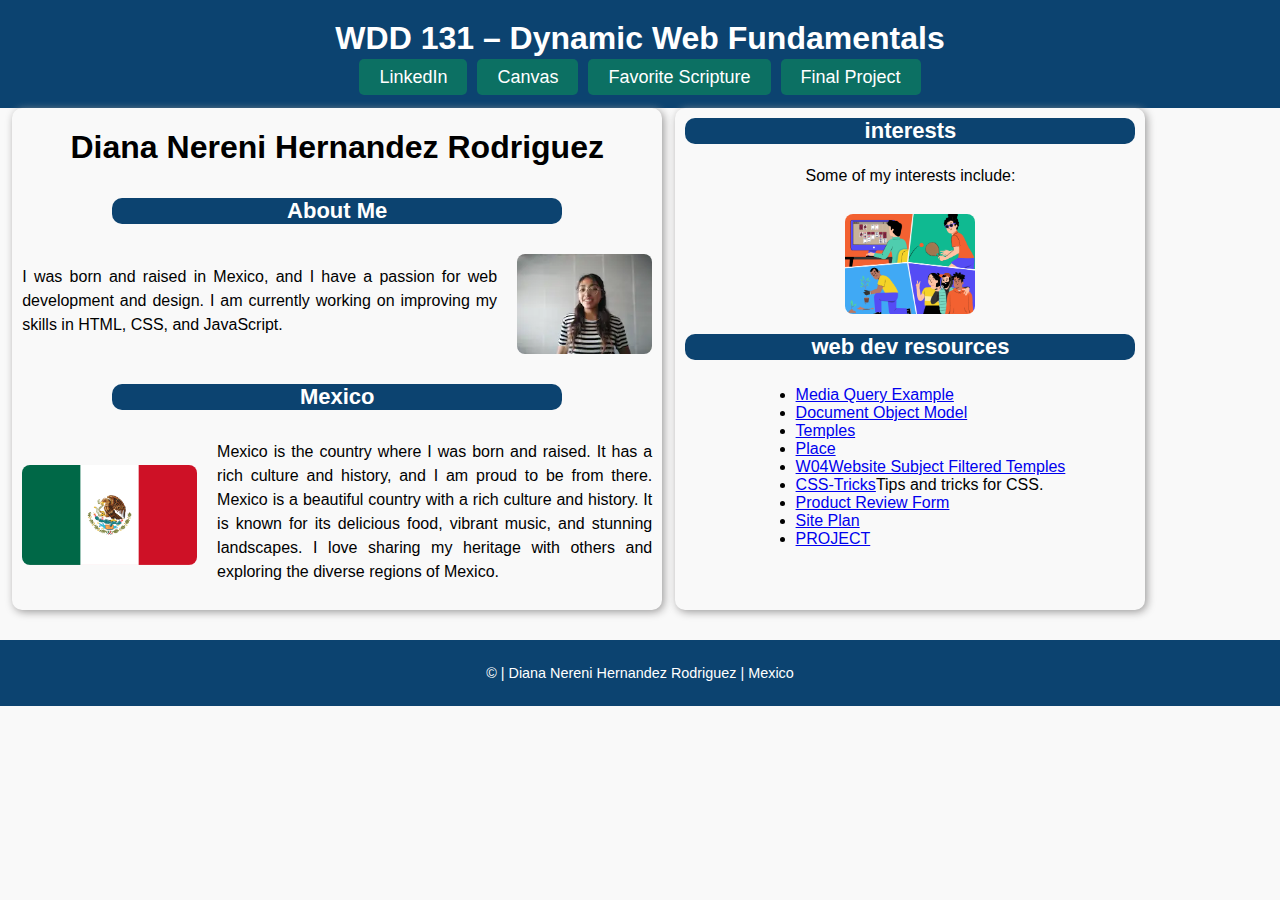
<file: index.html>
<!DOCTYPE html>
<html lang="en">
<head>
    <meta charset="UTF-8">
    <meta name="viewport" content="width=device-width, initial-scale=1.0">
    <title>WDD 131 – Dynamic Web Fundamentals – Diana Nereni Hernandez Rodriguez</title>
    <meta name="description" content="WDD 131 – Dynamic Web Fundamentals | Diana Nereni Hernandez Rodriguez | Course assignments, projects, and web development practice.">
    <meta name="author" content="Diana Nereni Hernandez Rodriguez">
    <!-- Google Fonts -->
    <link rel="preconnect" href="https://fonts.googleapis.com">
    <link rel="preconnect" href="https://fonts.gstatic.com" crossorigin>
    <link href="https://fonts.googleapis.com/css2?family=Roboto:wght@400;700&display=swap" rel="stylesheet">
    <!-- CSS -->
    <link rel="stylesheet" href="styles/base.css">
    <!-- JavaScript -->
    <script src="scripts/getdates.js" defer></script>
</head>
<body>
    <header>
        <span id="course-title">WDD 131 – Dynamic Web Fundamentals</span>
        <nav>
            <ul>
                <li><a href="https://www.linkedin.com/in/diana-nereni-hern%C3%A1ndez-rodriguez-a9b2a8205/" target="_blank">LinkedIn</a></li>
                <li><a href="https://byupw.instructure.com/" target="_blank">Canvas</a></li>
                <li><a href="https://www.churchofjesuschrist.org/study/scriptures/bofm/ether/12?lang=eng&id=p27#p27" target="_blank">Favorite Scripture</a></li>
                <li><a href="final-project/" target="_blank">Final Project</a></li>
            </ul>
        </nav>
    </header>
    <main class="grid">
        <aside class="box">

            <section class="card">
                <h1>Diana Nereni Hernandez Rodriguez</h1>
                <h2>About Me</h2>
                <div class="aboutme">
                    
                    <p>I was born and raised in Mexico, and I have a passion for web development and design. I am currently working on improving my skills in HTML, CSS, and JavaScript.</p>
                    <img src="images/profile.webp" alt="My photo">
                </div>
                <h2>Mexico</h2>
                <div class="mexico">
                    <img src="images/mexico.jpg" alt="An image of Mexico">
                    <p>Mexico is the country where I was born and raised. It has a rich culture and history, and I am proud to be from there. Mexico is a beautiful country with a rich culture and history. It is known for its delicious food, vibrant music, and stunning landscapes. I love sharing my heritage with others and exploring the diverse regions of Mexico.</p>
                </div>
            </section>
            <section class="card">
                <h2>interests</h2>
                <p>Some of my interests include:</p>
                <img src="images/interest.png" alt="An image related to your interest">
                <h2>web dev resources</h2>
                <ul>
                    <li><a href="week02/media-query.html" target="_blank">Media Query Example</a></li>
                    <li><a href="week02/bom.html" target="_blank">Document Object Model</a></li>
                    <li><a href="temples.html" target="_blank">Temples</a></li>
                    <li><a href="place.html" target="_blank">Place</a></li>
                    <li><a href="filtered-temples.html" target="_blank">W04Website Subject Filtered Temples</a></li>
                    <li><a href="https://css-tricks.com/" target="_blank">CSS-Tricks</a>Tips and tricks for CSS.</li>
                    <li><a href="form.html" target="_blank">Product Review Form</a></li>
                    <li><a href="Project/siteplan.html">Site Plan</a></li>
                    <li><a href="project/indexP.html">PROJECT</a></li>
                </ul>
            </section>
        </aside>
    </main>
    <footer>
        <p id="copyright">&copy; <span id="currentyear"></span> | Diana Nereni Hernandez Rodriguez | Mexico</p>
        <p id="lastModified"></p>
    </footer>
</body>
</html>
</file>
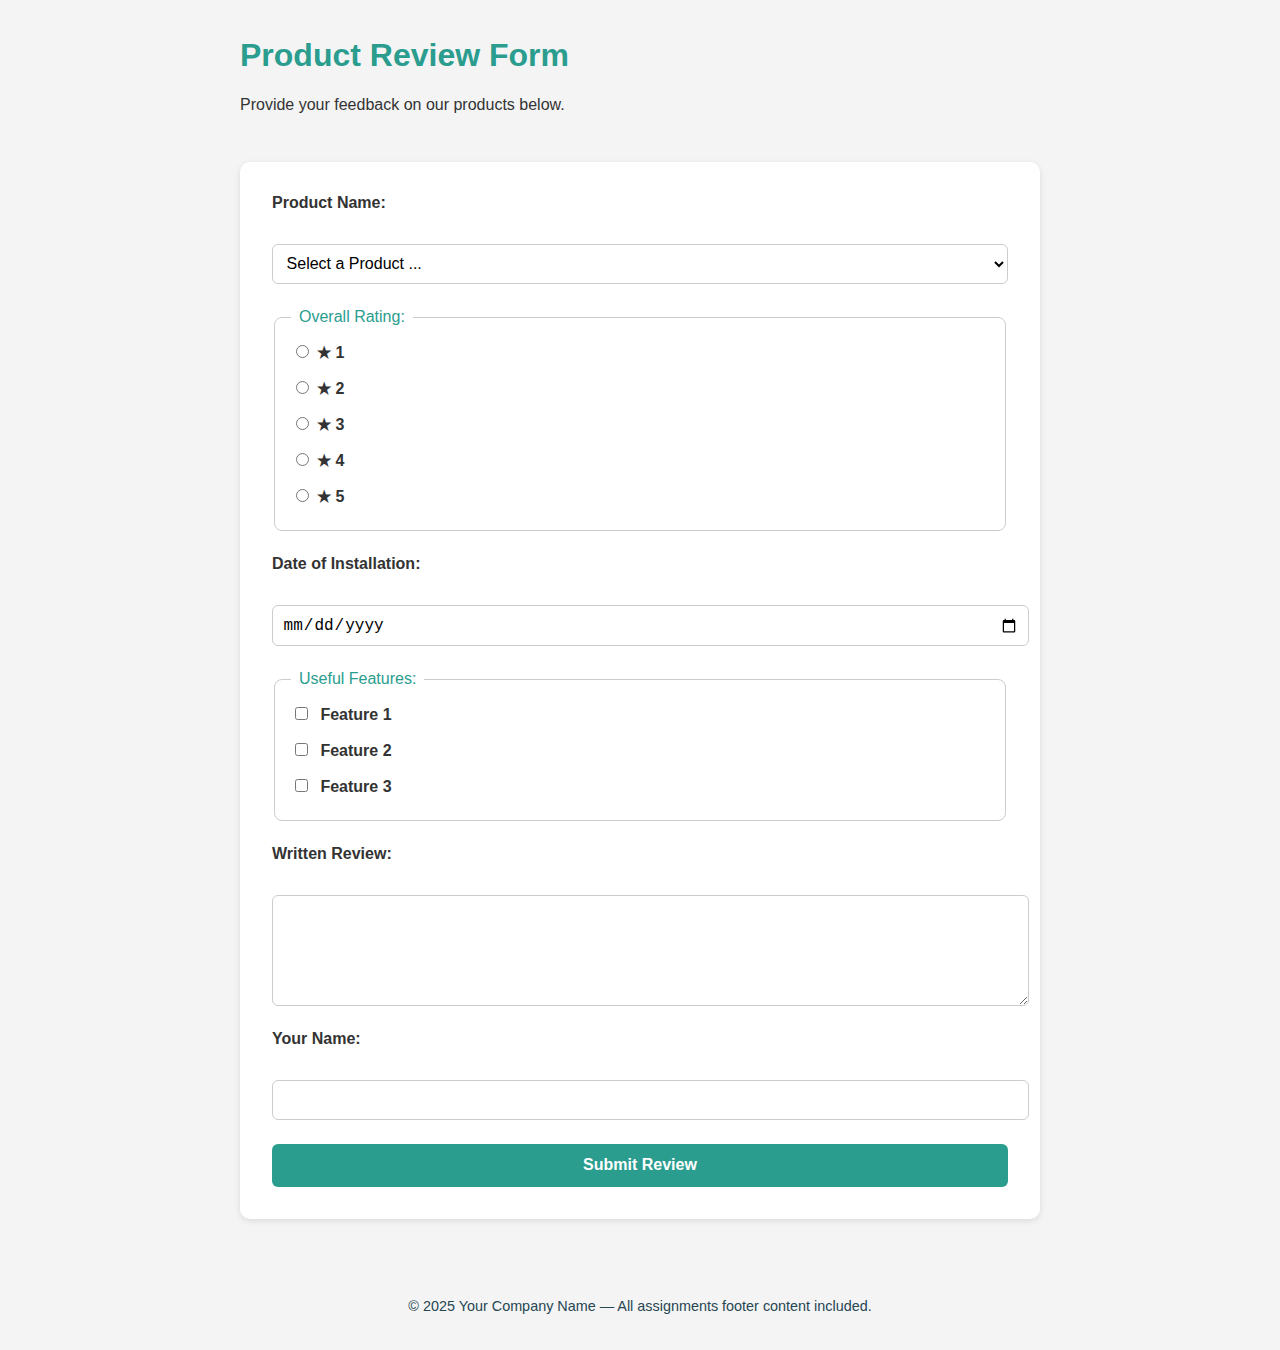
<file: form.html>
<!doctype html>
<html lang="en">
<head>
  <meta charset="utf-8">
  <meta name="viewport" content="width=device-width, initial-scale=1">
  <title>Product Review Form</title>
  <link rel="stylesheet" href="styles/styles.css">
  <script src="scripts/form.js" defer></script>
</head>
<body>
  <header>
    <h1>Product Review Form</h1>
    <p>Provide your feedback on our products below.</p>
  </header>

  <main>
    <form id="reviewForm" method="get" action="review.html">
      <!-- Product Name -->
      <label for="product">Product Name:</label>
      <select id="product" name="product" required>
        <option value="" disabled selected>Select a Product ...</option>
      </select>

      <!-- Overall Rating -->
      <fieldset>
        <legend>Overall Rating:</legend>
        <label><input type="radio" id="rating1" name="rating" value="1" required>&#9733; 1</label>
        <label><input type="radio" id="rating2" name="rating" value="2">&#9733; 2</label>
        <label><input type="radio" id="rating3" name="rating" value="3">&#9733; 3</label>
        <label><input type="radio" id="rating4" name="rating" value="4">&#9733; 4</label>
        <label><input type="radio" id="rating5" name="rating" value="5">&#9733; 5</label>
      </fieldset>

      <!-- Date of Installation -->
      <label for="installDate">Date of Installation:</label>
      <input type="date" id="installDate" name="installDate" required>

      <!-- Useful Features -->
      <fieldset>
        <legend>Useful Features:</legend>
        <label><input type="checkbox" id="feature1" name="features" value="Feature1"> Feature 1</label>
        <label><input type="checkbox" id="feature2" name="features" value="Feature2"> Feature 2</label>
        <label><input type="checkbox" id="feature3" name="features" value="Feature3"> Feature 3</label>
      </fieldset>

      <!-- Written Review -->
      <label for="reviewText">Written Review:</label>
      <textarea id="reviewText" name="reviewText" rows="5"></textarea>

      <!-- User Name -->
      <label for="userName">Your Name:</label>
      <input type="text" id="userName" name="userName">

      <!-- Submit Button -->
      <input type="submit" value="Submit Review">
    </form>
  </main>

  <footer>
    <p>&copy; 2025 Your Company Name — All assignments footer content included.</p>
  </footer>

  <script>
    // Example product array
    const products = [
      {name: 'Product A'},
      {name: 'Product B'},
      {name: 'Product C'}
    ];

    const productSelect = document.getElementById('product');
    products.forEach(product => {
      const option = document.createElement('option');
      option.value = product.name;
      option.textContent = product.name;
      productSelect.appendChild(option);
    });
  </script>
</body>
</html>
</file>
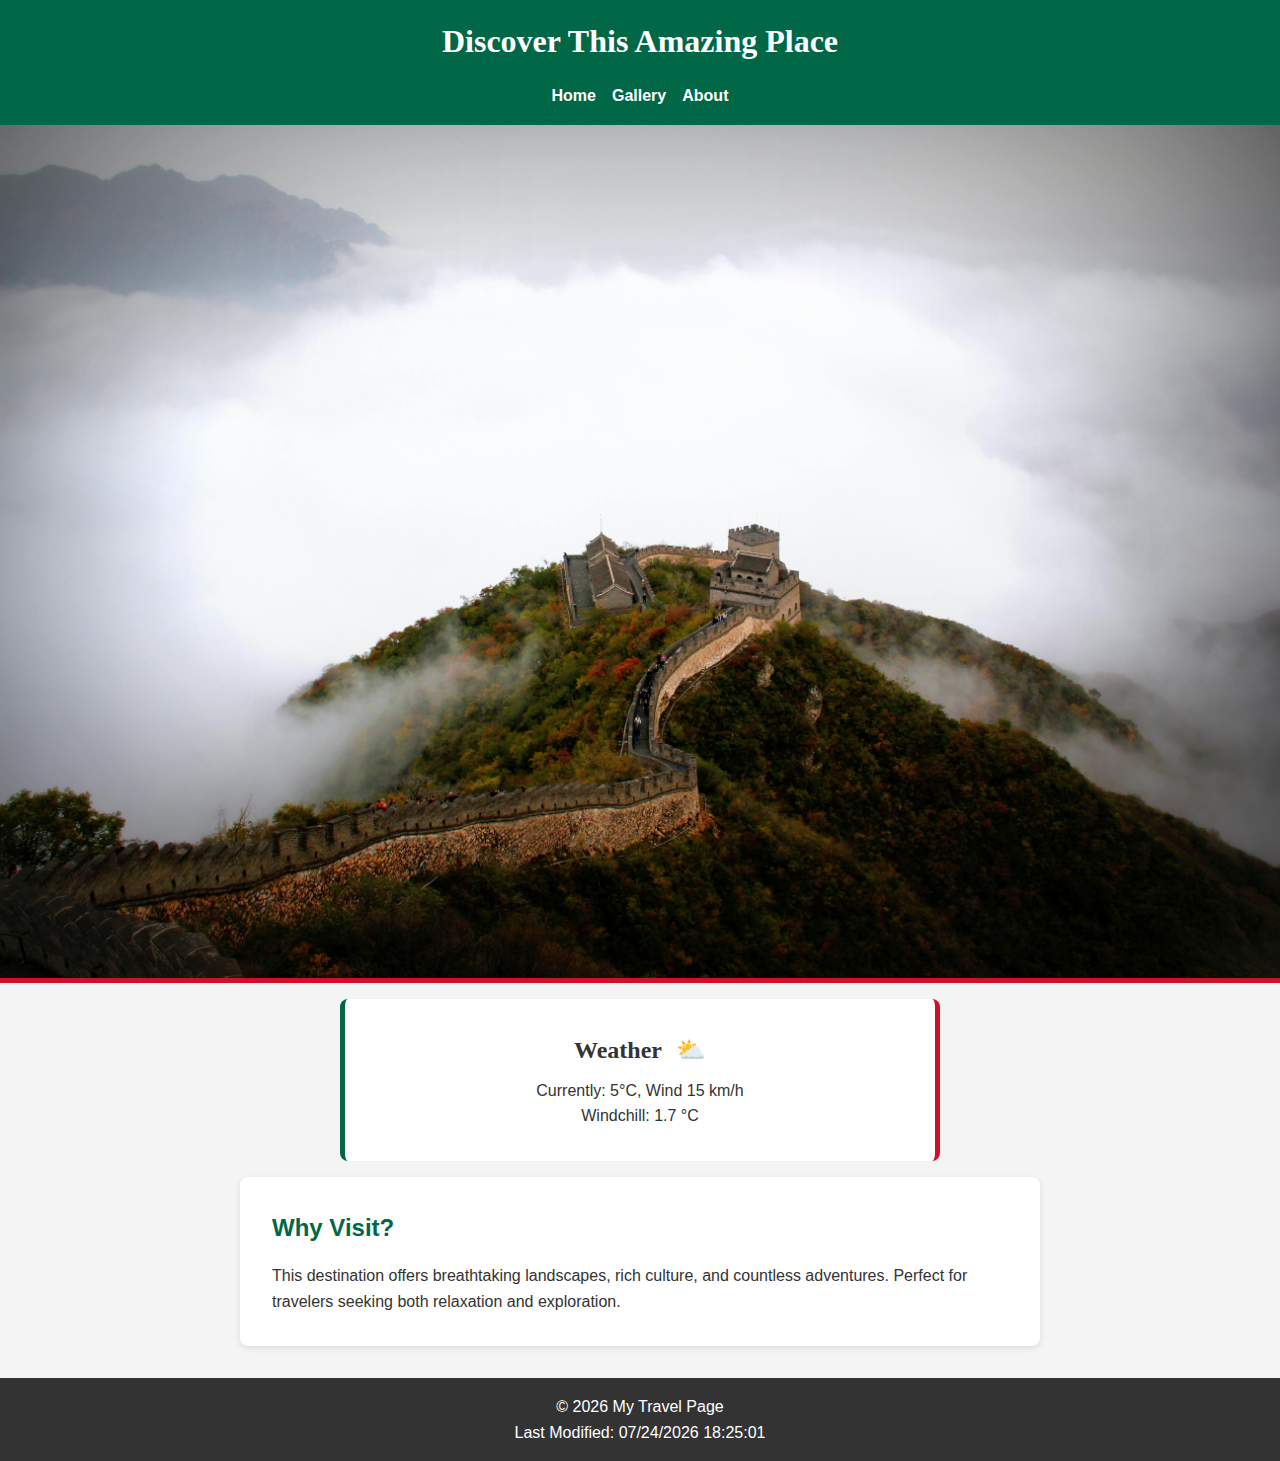
<file: place.html>
<!DOCTYPE html>
<html lang="en">
    <head>
        <meta charset="UTF-8">
        <meta name="viewport" content="width=device-width, initial-scale=1.0">
        <title>Country Page</title>
        <meta name="description" content="Country Page for WDD 131 – Dynamic Web Fundamentals | Diana Nereni Hernandez Rodriguez | Course assignments, projects, and web development practice.">
        <meta name="author" content="Diana Nereni Hernandez Rodriguez">
        <!-- Google Fonts -->
        <link rel="preconnect" href="https://fonts.googleapis.com">
        <link rel="preconnect" href="https://fonts.gstatic.com" crossorigin>
        <link href="https://fonts.googleapis.com/css2?family=Roboto:wght@400;700&display=swap" rel="stylesheet">

        <!-- CSS -->
        <link rel="stylesheet" href="styles/place.css">

        <!-- JavaScript -->
        <script src="scripts/place.js" defer></script>

    </head>
    <body>
        <header>
            <h1>Discover This Amazing Place</h1>
            <nav>
                <ul>
                    <li><a href="#section1">Home</a></li>
                    <li><a href="#section2">Gallery</a></li>
                    <li><a href="#section3">About</a></li>
                </ul>
            </nav>
        </header>

        <main>
            <!-- Hero Section -->
            <section class="hero">
                <img src="images/place-large.jpg" srcset="
                    images/place-small.jpg 600w,
                    images/place-medium.jpg 1000w,
                    images/place-large.jpg 1600w"
                sizes="(max-width: 600px) 100vw,
                       (max-width: 1000px) 80vw,
               1600px"
               alt="Scenic view of the place">
            </section>

            <section class="weather">
                <h2>Weather</h2>
                <img class="mobile-icon" src="images/weather-icon.svg" alt="Weather icon">
                <p>Currently: 5°C, Wind 15 km/h</p>
                <p>Windchill: <span id="windchill"></span></p>
            </section>

            <!-- Content Sections -->
            <section class="content">
                <h2>Why Visit?</h2>
                <p>This destination offers breathtaking landscapes, rich culture, and countless adventures. Perfect for travelers seeking both relaxation and exploration.
                </p>
            </section>

        </main>
    </body>
    <footer>
        <p>&copy; <span id="year"></span> My Travel Page</p>
        <p>Last Modified: <span id="last-modified"></span></p>
    </footer>
</html>
</file>
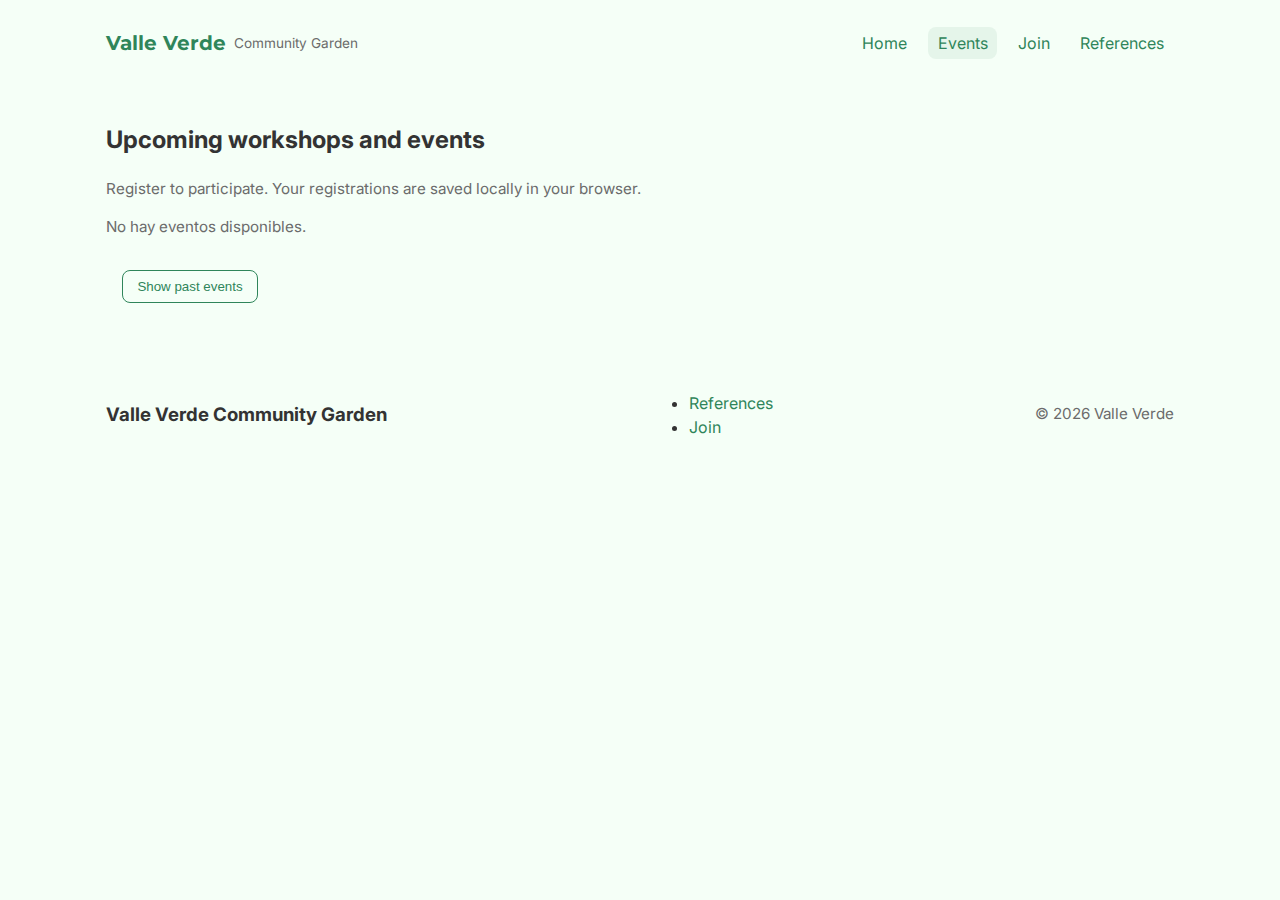
<file: project/events.html>
<!doctype html>
<html lang="es">
  <head>
    <meta charset="utf-8">
    <meta name="viewport" content="width=device-width,initial-scale=1">
    <title>Events - Valle Verde Community Garden</title>
    <link href="https://fonts.googleapis.com/css2?family=Inter:wght@300;400;500&family=Montserrat:wght@600;700&display=swap" rel="stylesheet">
    <link rel="stylesheet" href="styles/bases.css">
    <link rel="stylesheet" href="styles/styles.css">
  </head>
  <body>
    <header class="site-header">
      <div class="container header-grid">
        <a href="index.html" class="brand">
          <h1 class="brand-title">Valle Verde</h1>
          <p class="brand-sub">Community Garden</p>
        </a>
        <button id="nav-toggle-2" class="nav-toggle" aria-controls="site-nav" aria-expanded="false">☰ <span class="sr-only">Home</span></button>
        <nav id="site-nav" class="site-nav" role="navigation">
          <ul>
            <li><a href="index.html">Home</a></li>
            <li><a href="events.html" class="active">Events</a></li>
            <li><a href="join.html">Join</a></li>
            <li><a href="references.html">References</a></li>
          </ul>
        </nav>
      </div>
    </header>
    <main class="container">
      <h2>Upcoming workshops and events</h2>
      <p class="muted">Register to participate. Your registrations are saved locally in your browser.</p>
      <section id="event-list" aria-live="polite">
      </section>
      <section id="past-toggle" class="container">
        <button id="show-past" class="btn outline">Show past events</button>
      </section>
    </main>
    <footer class="site-footer">
      <div class="container footer-grid">
        <div>
          <h3>Valle Verde Community Garden</h3>
        </div>
        <div>
          <nav aria-label="Enlaces de pie de página">
            <ul>
              <li><a href="references.html">References</a></li>
              <li><a href="join.html">Join</a></li>
            </ul>
          </nav>
        </div>
        <div><p class="muted">&copy; <span id="year-2"></span> Valle Verde</p></div>
      </div>
    </footer>
    <script src="scripts/main.js" defer></script>
    <script src="scripts/events.js" defer></script>
  </body>
</html>
</file>
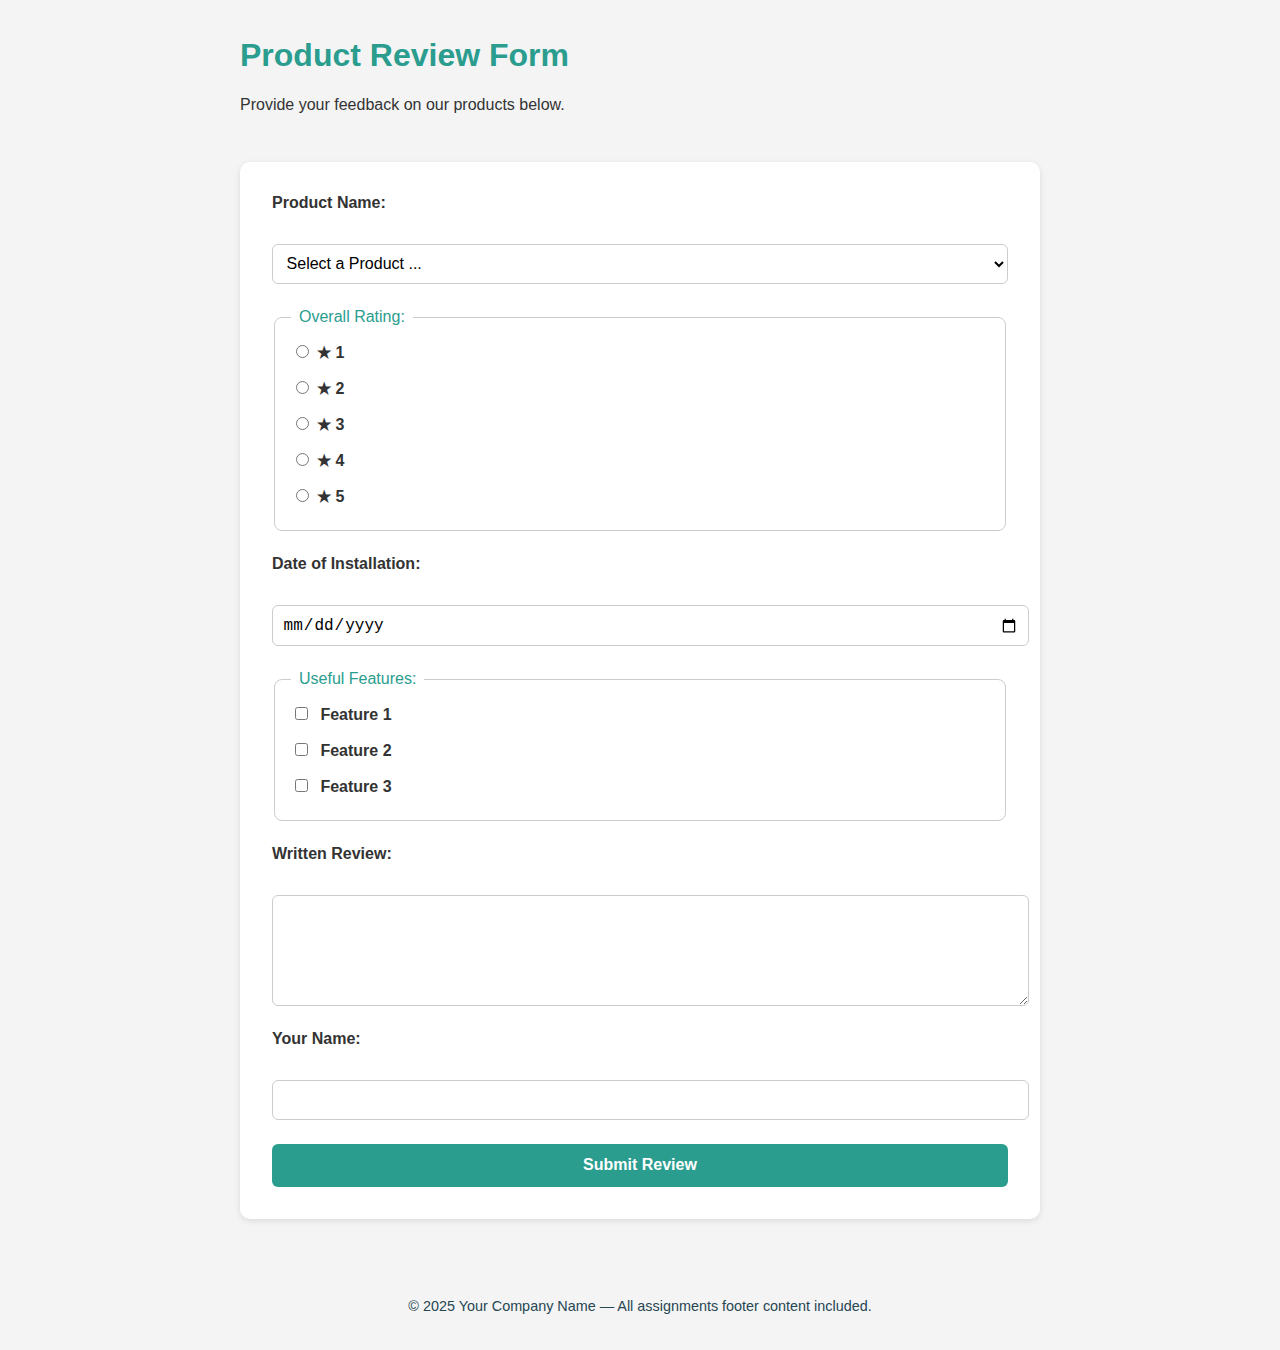
<file: project/form.html>
<!doctype html>
<html lang="en">
<head>
  <meta charset="utf-8">
  <meta name="viewport" content="width=device-width, initial-scale=1">
  <title>Product Review Form</title>
  <link rel="stylesheet" href="css/styles.css">
  <script src="js/form.js" defer></script>
</head>
<body>
  <header>
    <h1>Product Review Form</h1>
    <p>Provide your feedback on our products below.</p>
  </header>

  <main>
    <form id="reviewForm" method="get" action="review.html">
      <!-- Product Name -->
      <label for="product">Product Name:</label>
      <select id="product" name="product" required>
        <option value="" disabled selected>Select a Product ...</option>
      </select>

      <!-- Overall Rating -->
      <fieldset>
        <legend>Overall Rating:</legend>
        <label><input type="radio" id="rating1" name="rating" value="1" required>&#9733; 1</label>
        <label><input type="radio" id="rating2" name="rating" value="2">&#9733; 2</label>
        <label><input type="radio" id="rating3" name="rating" value="3">&#9733; 3</label>
        <label><input type="radio" id="rating4" name="rating" value="4">&#9733; 4</label>
        <label><input type="radio" id="rating5" name="rating" value="5">&#9733; 5</label>
      </fieldset>

      <!-- Date of Installation -->
      <label for="installDate">Date of Installation:</label>
      <input type="date" id="installDate" name="installDate" required>

      <!-- Useful Features -->
      <fieldset>
        <legend>Useful Features:</legend>
        <label><input type="checkbox" id="feature1" name="features" value="Feature1"> Feature 1</label>
        <label><input type="checkbox" id="feature2" name="features" value="Feature2"> Feature 2</label>
        <label><input type="checkbox" id="feature3" name="features" value="Feature3"> Feature 3</label>
      </fieldset>

      <!-- Written Review -->
      <label for="reviewText">Written Review:</label>
      <textarea id="reviewText" name="reviewText" rows="5"></textarea>

      <!-- User Name -->
      <label for="userName">Your Name:</label>
      <input type="text" id="userName" name="userName">

      <!-- Submit Button -->
      <input type="submit" value="Submit Review">
    </form>
  </main>

  <footer>
    <p>&copy; 2025 Your Company Name — All assignments footer content included.</p>
  </footer>

  <script>
    // Example product array
    const products = [
      {name: 'Product A'},
      {name: 'Product B'},
      {name: 'Product C'}
    ];

    const productSelect = document.getElementById('product');
    products.forEach(product => {
      const option = document.createElement('option');
      option.value = product.name;
      option.textContent = product.name;
      productSelect.appendChild(option);
    });
  </script>
</body>
</html>
</file>
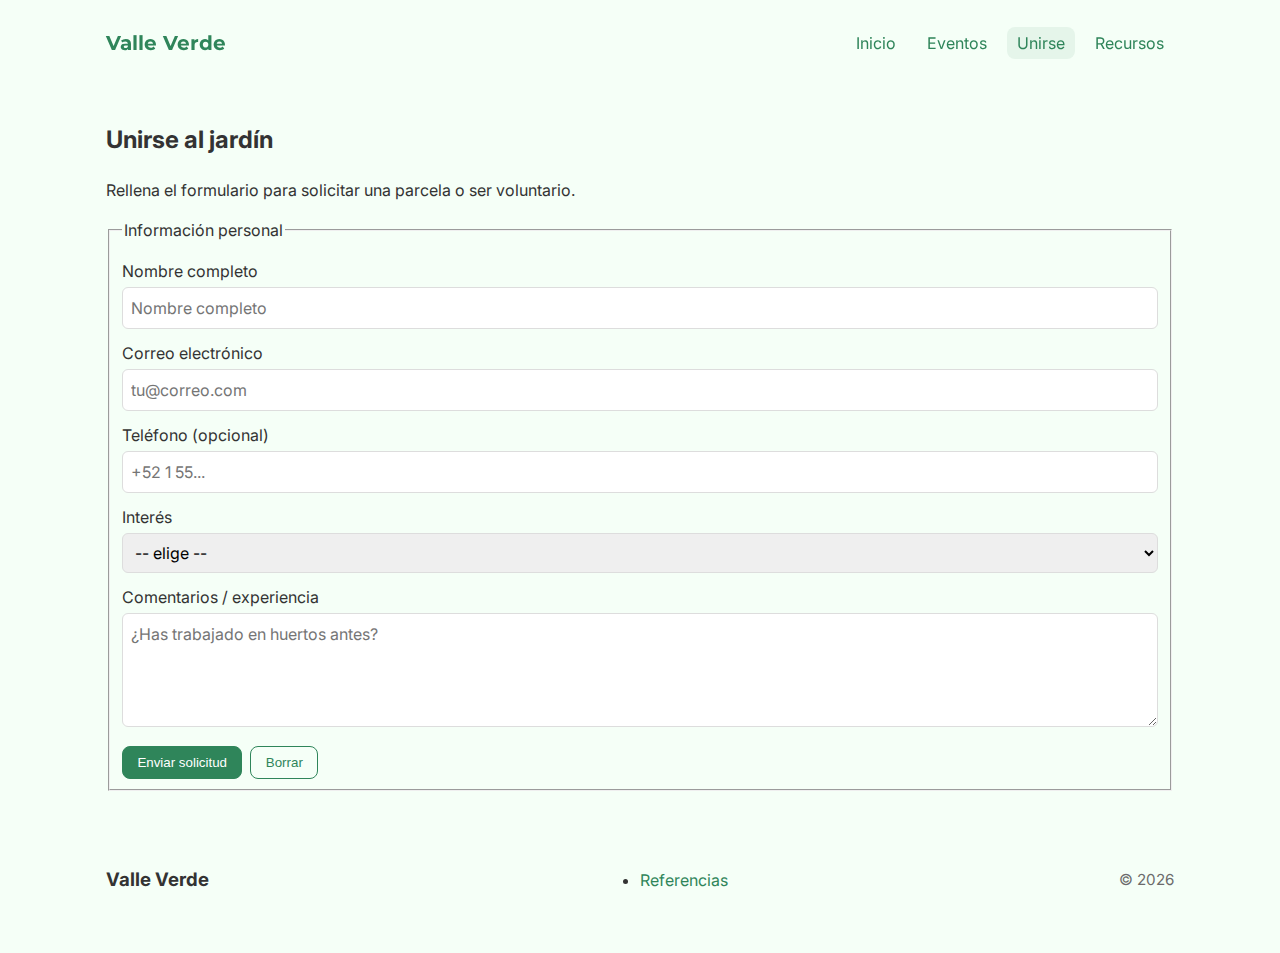
<file: project/join.html>
<!doctype html>
<html lang="es">
<head>
  <meta charset="utf-8">
  <meta name="viewport" content="width=device-width,initial-scale=1">
  <title>Unirse - Valle Verde Community Garden</title>
  <link href="https://fonts.googleapis.com/css2?family=Inter:wght@300;400;500&family=Montserrat:wght@600;700&display=swap" rel="stylesheet">
  <link rel="stylesheet" href="styles/bases.css">
  <link rel="stylesheet" href="styles/styles.css">
</head>
<body>
  <header class="site-header">
    <div class="container header-grid">
      <a href="index.html" class="brand"><h1 class="brand-title">Valle Verde</h1></a>
      <button id="nav-toggle-3" class="nav-toggle" aria-controls="site-nav" aria-expanded="false">☰</button>
      <nav id="site-nav" class="site-nav" role="navigation">
        <ul>
          <li><a href="index.html">Inicio</a></li>
          <li><a href="events.html">Eventos</a></li>
          <li><a href="join.html" class="active">Unirse</a></li>
          <li><a href="resources.html">Recursos</a></li>
        </ul>
      </nav>
    </div>
  </header>

  <main class="container">
    <h2>Unirse al jardín</h2>
    <p>Rellena el formulario para solicitar una parcela o ser voluntario.</p>

    <form id="join-form" class="form-grid" novalidate>
      <fieldset>
        <legend>Información personal</legend>

        <label for="name">Nombre completo</label>
        <input id="name" name="name" type="text" required aria-required="true" placeholder="Nombre completo">

        <label for="email">Correo electrónico</label>
        <input id="email" name="email" type="email" required placeholder="tu@correo.com">

        <label for="phone">Teléfono (opcional)</label>
        <input id="phone" name="phone" type="tel" pattern="[0-9 +()-]{7,20}" placeholder="+52 1 55...">

        <label for="role">Interés</label>
        <select id="role" name="role" required>
          <option value="">-- elige --</option>
          <option value="plot">Parcela de cultivo</option>
          <option value="volunteer">Voluntariado</option>
          <option value="workshop">Asistir a talleres</option>
        </select>

        <label for="comments">Comentarios / experiencia</label>
        <textarea id="comments" name="comments" rows="4" placeholder="¿Has trabajado en huertos antes?"></textarea>

        <div class="form-actions">
          <button class="btn primary" type="submit">Enviar solicitud</button>
          <button id="clear-btn" class="btn outline" type="button">Borrar</button>
        </div>
      </fieldset>
    </form>

    <div id="join-confirm" aria-live="polite"></div>
  </main>

  <footer class="site-footer">
    <div class="container footer-grid">
      <div><h3>Valle Verde</h3></div>
      <div><nav aria-label="footer-links"><ul><li><a href="references.html">Referencias</a></li></ul></nav></div>
      <div><p class="muted">&copy; <span id="year-3"></span></p></div>
    </div>
  </footer>

  <script src="scripts/main.js" defer></script>
  <script src="scripts/join.js" defer></script>
</body>
</html>
</file>
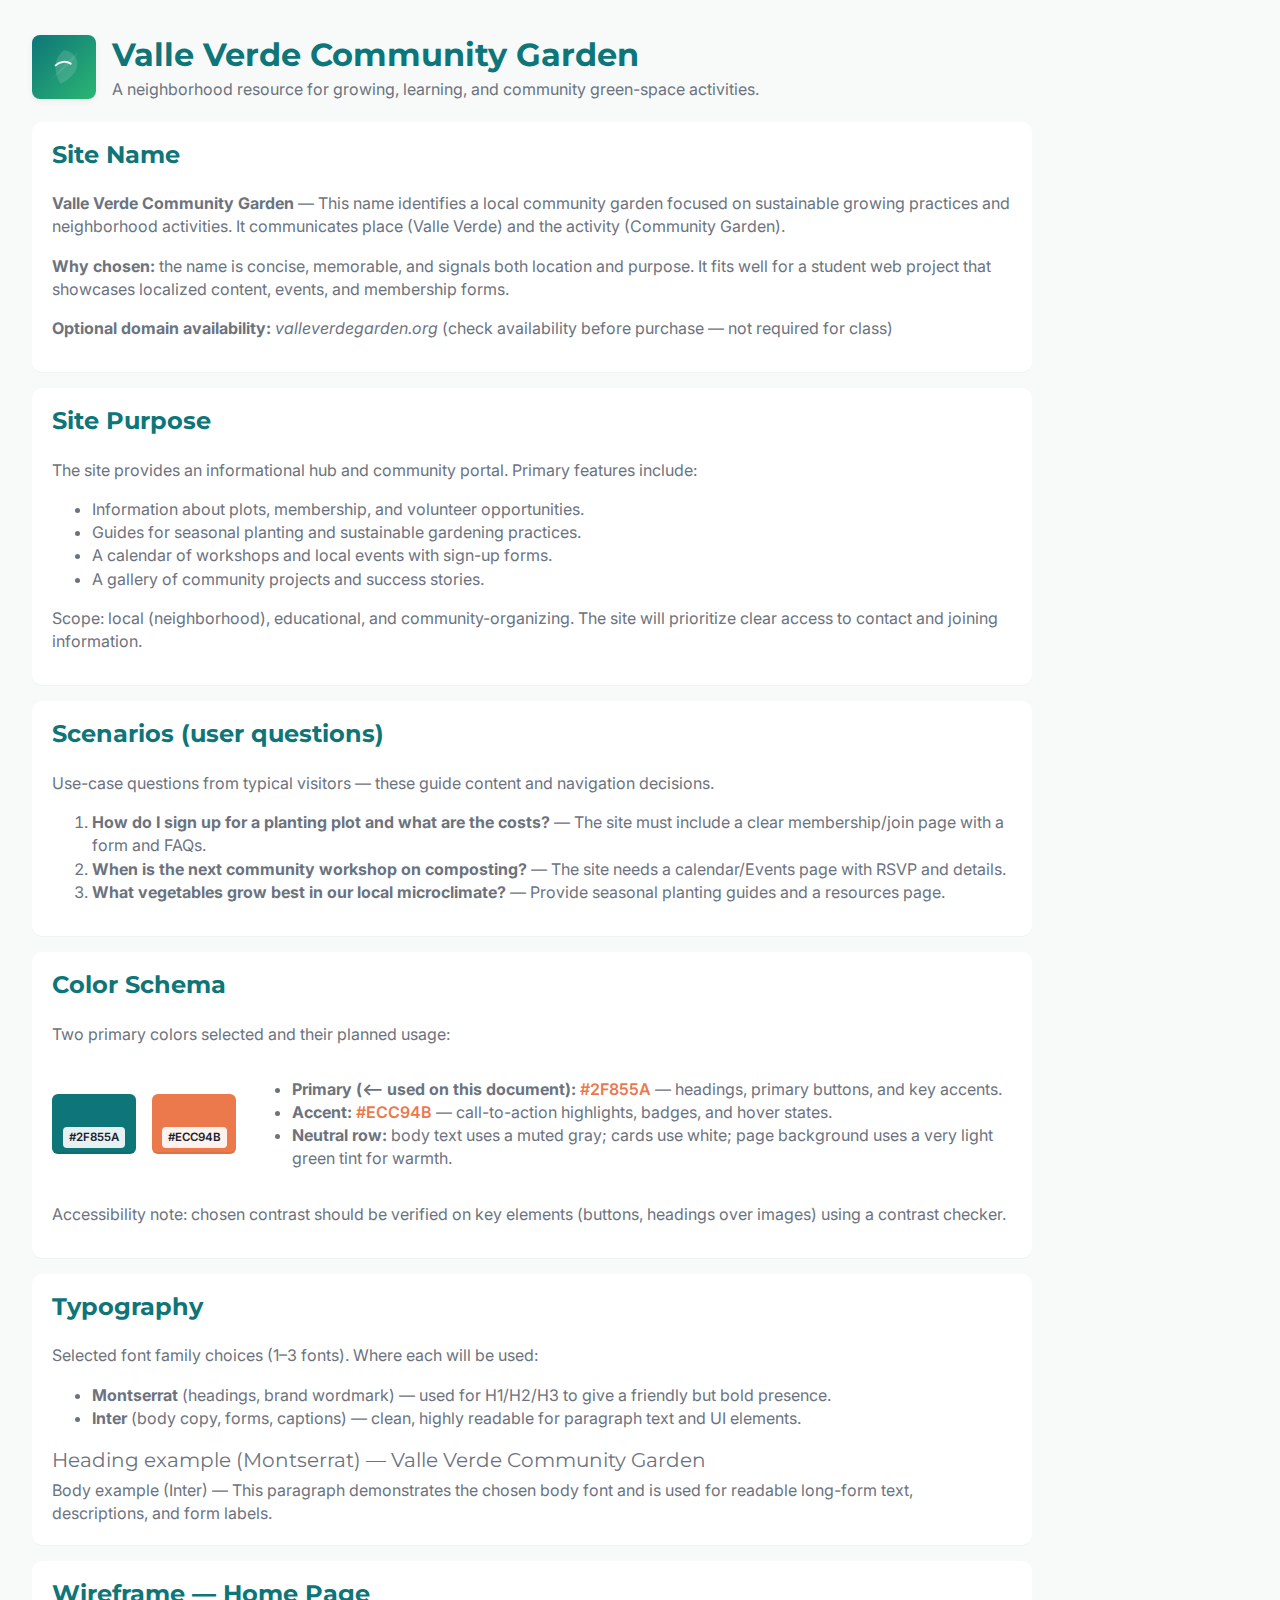
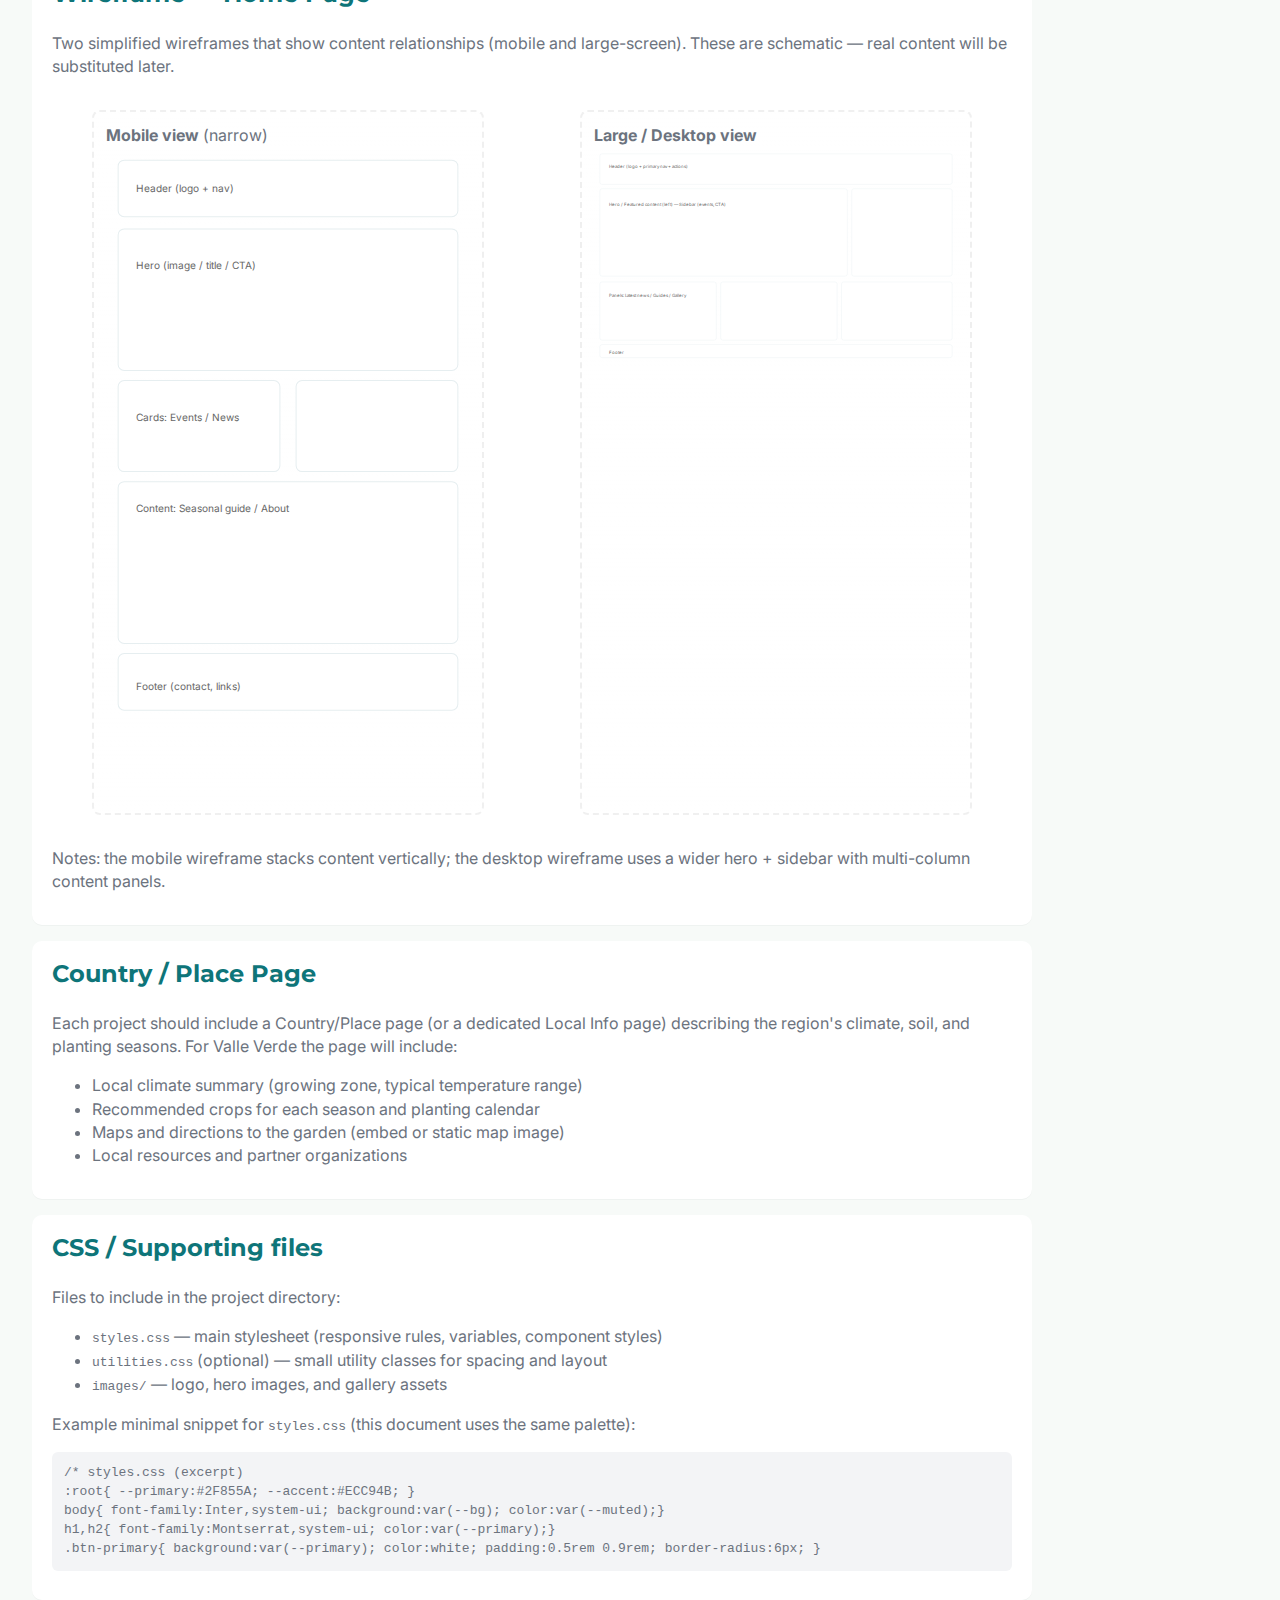
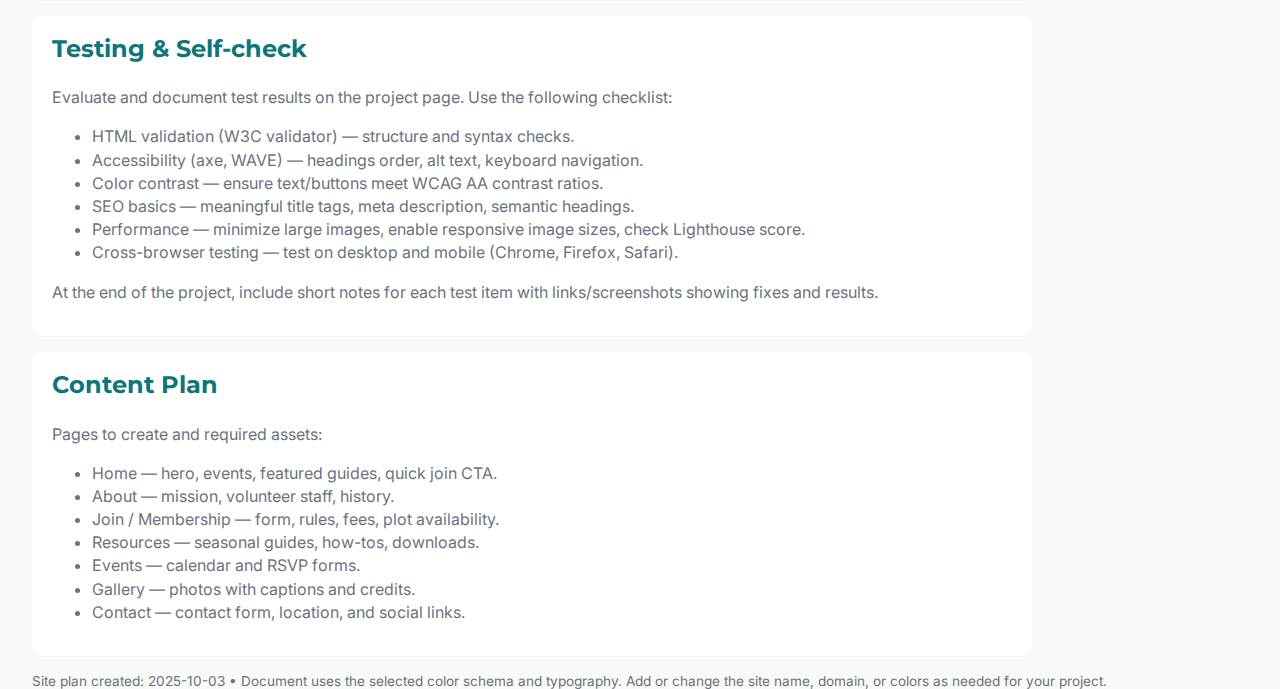
<file: project/siteplan.html>
<!doctype html>
<html lang="en">
<head>
  <meta charset="utf-8">
  <meta name="viewport" content="width=device-width, initial-scale=1">
  <title>Site Plan — Valle Verde Community Garden</title>
  <link href="https://fonts.googleapis.com/css2?family=Inter:wght@300;400;600&family=Montserrat:wght@600;700&display=swap" rel="stylesheet">
  <style>
    /* Color scheme (used throughout this document) */
    :root{
      --primary: #0e7579; /* deep green — headings, primary buttons, accents */
      --accent:  #ec794b; /* warm gold — CTAs, highlights */
      --bg:      #F7FAF8; /* page background */
      --muted:   #6c737e; /* body text */
      --card:    #FFFFFF; /* panel background */

      --heading-font: 'Montserrat', system-ui, -apple-system, 'Segoe UI', Roboto, 'Helvetica Neue', Arial;
      --body-font: 'Inter', system-ui, -apple-system, 'Segoe UI', Roboto, 'Helvetica Neue', Arial;
    }

    /* Basic page styles that demonstrate the chosen color & typography */
    html,body{height:100%;}
    body{
      margin:0;
      font-family:var(--body-font);
      background:var(--bg);
      color:var(--muted);
      line-height:1.45;
      padding:2rem;
    }
    header{display:flex;gap:1rem;align-items:center;margin-bottom:1.25rem}
    .logo{width:64px;height:64px;display:flex;align-items:center;justify-content:center;border-radius:8px;background:linear-gradient(135deg,var(--primary),#2bb673);box-shadow:0 2px 6px rgba(0,0,0,0.06)}
    .logo svg{width:40px;height:40px;display:block}
    h1{font-family:var(--heading-font);font-weight:700;margin:0;color:var(--primary)}
    .tagline{margin:0;color:var(--muted)}

    main{max-width:1000px;margin-top:1rem}
    section{background:var(--card);padding:1rem 1.25rem;border-radius:10px;box-shadow:0 1px 0 rgba(15,23,42,0.03);margin-bottom:1rem}
    h2{font-family:var(--heading-font);color:var(--primary);margin-top:0}
    .swatches{display:flex;gap:1rem;align-items:center}
    .swatch{width:72px;height:48px;border-radius:6px;box-shadow:inset 0 -2px 0 rgba(0,0,0,0.06);display:flex;align-items:flex-end;justify-content:center;padding:6px;color:#073; font-weight:600}
    .swatch .label{background:rgba(255,255,255,0.9);padding:2px 6px;border-radius:4px;font-size:0.72rem;color:#1a202c}
    pre{background:#f3f4f6;padding:0.75rem;border-radius:6px;overflow:auto}
    .color-row{display:flex;gap:1rem;align-items:center}

    /* Typography demo */
    .type-sample .display{font-family:var(--heading-font);font-size:1.25rem}
    .type-sample p{margin:0.25rem 0}

    /* Wireframe visuals */
    .wireframes{display:flex;gap:1rem;flex-wrap:wrap}
    .frame{flex:1 1 320px;border:2px dashed rgba(0,0,0,0.06);padding:0.75rem;border-radius:8px;background:linear-gradient(180deg,rgba(255,255,255,0.6),transparent)}
    .frame svg{width:100%;height:auto}

    footer{font-size:0.85rem;color:var(--muted);margin-top:1rem}
    a{color:var(--primary);text-decoration:none}
    .accent{color:var(--accent);font-weight:600}

    /* Responsive note for this document */
    @media (max-width:600px){body{padding:1rem}}
  </style>
</head>
<body>
  <header>
    <div class="logo" aria-hidden="true">
      <!-- simple leaf logo (inline SVG) -->
      <svg viewBox="0 0 24 24" fill="none" xmlns="http://www.w3.org/2000/svg" aria-hidden="true">
        <path d="M3 21c8-8 9-12 18-18-6 9-9 10-18 18z" fill="#fff" opacity="0.08"/>
        <path d="M12 2c4 0 8 4 8 8 0 6-6 10-10 12C7 18 4 8 12 2z" fill="white" opacity="0.14"/>
        <path d="M7 11c2-2 6-3 9-1" stroke="#ffffff" stroke-opacity="0.9" stroke-width="1.2" stroke-linecap="round" stroke-linejoin="round"/>
      </svg>
    </div>

    <div>
      <h1>Valle Verde Community Garden</h1>
      <p class="tagline">A neighborhood resource for growing, learning, and community green-space activities.</p>
    </div>
  </header>

  <main>
    <!-- Site Name -->
    <section id="site-name">
      <h2>Site Name</h2>
      <p><strong>Valle Verde Community Garden</strong> — This name identifies a local community garden focused on sustainable growing practices and neighborhood activities. It communicates place (Valle Verde) and the activity (Community Garden).</p>
      <p><strong>Why chosen:</strong> the name is concise, memorable, and signals both location and purpose. It fits well for a student web project that showcases localized content, events, and membership forms.</p>
      <p><strong>Optional domain availability:</strong> <em>valleverdegarden.org</em> (check availability before purchase — not required for class)</p>
    </section>

    <!-- Site Purpose -->
    <section id="site-purpose">
      <h2>Site Purpose</h2>
      <p>The site provides an informational hub and community portal. Primary features include:</p>
      <ul>
        <li>Information about plots, membership, and volunteer opportunities.</li>
        <li>Guides for seasonal planting and sustainable gardening practices.</li>
        <li>A calendar of workshops and local events with sign-up forms.</li>
        <li>A gallery of community projects and success stories.</li>
      </ul>
      <p>Scope: local (neighborhood), educational, and community-organizing. The site will prioritize clear access to contact and joining information.</p>
    </section>

    <!-- Scenarios -->
    <section id="scenarios">
      <h2>Scenarios (user questions)</h2>
      <p>Use-case questions from typical visitors — these guide content and navigation decisions.</p>
      <ol>
        <li><strong>How do I sign up for a planting plot and what are the costs?</strong> — The site must include a clear membership/join page with a form and FAQs.</li>
        <li><strong>When is the next community workshop on composting?</strong> — The site needs a calendar/Events page with RSVP and details.</li>
        <li><strong>What vegetables grow best in our local microclimate?</strong> — Provide seasonal planting guides and a resources page.</li>
      </ol>
    </section>

    <!-- Color Schema -->
    <section id="color-schema">
      <h2>Color Schema</h2>
      <p>Two primary colors selected and their planned usage:</p>
      <div class="color-row">
        <div class="swatches" aria-hidden="true">
          <div class="swatch" style="background:var(--primary)"><span class="label">#2F855A</span></div>
          <div class="swatch" style="background:var(--accent)"><span class="label">#ECC94B</span></div>
        </div>
        <div>
          <ul>
            <li><strong>Primary (&lt;-- used on this document):</strong> <span class="accent">#2F855A</span> — headings, primary buttons, and key accents.</li>
            <li><strong>Accent:</strong> <span class="accent">#ECC94B</span> — call-to-action highlights, badges, and hover states.</li>
            <li><strong>Neutral row:</strong> body text uses a muted gray; cards use white; page background uses a very light green tint for warmth.</li>
          </ul>
        </div>
      </div>
      <p>Accessibility note: chosen contrast should be verified on key elements (buttons, headings over images) using a contrast checker.</p>
    </section>

    <!-- Typography -->
    <section id="typography">
      <h2>Typography</h2>
      <p>Selected font family choices (1–3 fonts). Where each will be used:</p>
      <ul>
        <li><strong>Montserrat</strong> (headings, brand wordmark) — used for H1/H2/H3 to give a friendly but bold presence.</li>
        <li><strong>Inter</strong> (body copy, forms, captions) — clean, highly readable for paragraph text and UI elements.</li>
      </ul>
      <div class="type-sample">
        <p class="display">Heading example (Montserrat) — Valle Verde Community Garden</p>
        <p>Body example (Inter) — This paragraph demonstrates the chosen body font and is used for readable long-form text, descriptions, and form labels.</p>
      </div>
    </section>

    <!-- Wireframe -->
    <section id="wireframe">
      <h2>Wireframe — Home Page</h2>
      <p>Two simplified wireframes that show content relationships (mobile and large-screen). These are schematic — real content will be substituted later.</p>
      <div class="wireframes">
        <figure class="frame" aria-label="Mobile wireframe">
          <figcaption><strong>Mobile view</strong> (narrow)</figcaption>
          <svg viewBox="0 0 360 640" role="img" aria-labelledby="mobileTitle">
            <title id="mobileTitle">Mobile wireframe for Valle Verde</title>
            <rect x="12" y="12" width="336" height="56" rx="6" fill="#ffffff" stroke="#e6eef0"/>
            <text x="30" y="44" font-size="10" fill="#666">Header (logo + nav)</text>
            <rect x="12" y="80" width="336" height="140" rx="6" fill="#ffffff" stroke="#e6eef0"/>
            <text x="30" y="120" font-size="10" fill="#666">Hero (image / title / CTA)</text>
            <rect x="12" y="230" width="160" height="90" rx="6" fill="#ffffff" stroke="#e6eef0"/>
            <rect x="188" y="230" width="160" height="90" rx="6" fill="#ffffff" stroke="#e6eef0"/>
            <text x="30" y="270" font-size="10" fill="#666">Cards: Events / News</text>
            <rect x="12" y="330" width="336" height="160" rx="6" fill="#ffffff" stroke="#e6eef0"/>
            <text x="30" y="360" font-size="10" fill="#666">Content: Seasonal guide / About</text>
            <rect x="12" y="500" width="336" height="56" rx="6" fill="#ffffff" stroke="#e6eef0"/>
            <text x="30" y="536" font-size="10" fill="#666">Footer (contact, links)</text>
          </svg>
        </figure>

        <figure class="frame" aria-label="Desktop wireframe">
          <figcaption><strong>Large / Desktop view</strong></figcaption>
          <svg viewBox="0 0 1000 600" role="img" aria-labelledby="desktopTitle">
            <title id="desktopTitle">Desktop wireframe for Valle Verde</title>
            <rect x="16" y="16" width="968" height="84" rx="6" fill="#ffffff" stroke="#e6eef0"/>
            <text x="40" y="56" font-size="12" fill="#666">Header (logo + primary nav + actions)</text>
            <rect x="16" y="112" width="680" height="240" rx="6" fill="#ffffff" stroke="#e6eef0"/>
            <rect x="708" y="112" width="276" height="240" rx="6" fill="#ffffff" stroke="#e6eef0"/>
            <text x="40" y="160" font-size="12" fill="#666">Hero / Featured content (left) — Sidebar (events, CTA)</text>
            <rect x="16" y="368" width="320" height="160" rx="6" fill="#ffffff" stroke="#e6eef0"/>
            <rect x="348" y="368" width="320" height="160" rx="6" fill="#ffffff" stroke="#e6eef0"/>
            <rect x="680" y="368" width="304" height="160" rx="6" fill="#ffffff" stroke="#e6eef0"/>
            <text x="40" y="410" font-size="12" fill="#666">Panels: Latest news / Guides / Gallery</text>
            <rect x="16" y="540" width="968" height="36" rx="6" fill="#ffffff" stroke="#e6eef0"/>
            <text x="40" y="566" font-size="12" fill="#666">Footer</text>
          </svg>
        </figure>
      </div>
      <p>Notes: the mobile wireframe stacks content vertically; the desktop wireframe uses a wider hero + sidebar with multi-column content panels.</p>
    </section>

    <!-- Country/Place Page -->
    <section id="country-place">
      <h2>Country / Place Page</h2>
      <p>Each project should include a Country/Place page (or a dedicated Local Info page) describing the region's climate, soil, and planting seasons. For Valle Verde the page will include:</p>
      <ul>
        <li>Local climate summary (growing zone, typical temperature range)</li>
        <li>Recommended crops for each season and planting calendar</li>
        <li>Maps and directions to the garden (embed or static map image)</li>
        <li>Local resources and partner organizations</li>
      </ul>
    </section>

    <!-- CSS notes -->
    <section id="css">
      <h2>CSS / Supporting files</h2>
      <p>Files to include in the project directory:</p>
      <ul>
        <li><code>styles.css</code> — main stylesheet (responsive rules, variables, component styles)</li>
        <li><code>utilities.css</code> (optional) — small utility classes for spacing and layout</li>
        <li><code>images/</code> — logo, hero images, and gallery assets</li>
      </ul>

      <p>Example minimal snippet for <code>styles.css</code> (this document uses the same palette):</p>
      <pre>/* styles.css (excerpt)
:root{ --primary:#2F855A; --accent:#ECC94B; }
body{ font-family:Inter,system-ui; background:var(--bg); color:var(--muted);} 
h1,h2{ font-family:Montserrat,system-ui; color:var(--primary);} 
.btn-primary{ background:var(--primary); color:white; padding:0.5rem 0.9rem; border-radius:6px; }</pre>
    </section>

    <!-- Testing -->
    <section id="testing">
      <h2>Testing & Self-check</h2>
      <p>Evaluate and document test results on the project page. Use the following checklist:</p>
      <ul>
        <li>HTML validation (W3C validator) — structure and syntax checks.</li>
        <li>Accessibility (axe, WAVE) — headings order, alt text, keyboard navigation.</li>
        <li>Color contrast — ensure text/buttons meet WCAG AA contrast ratios.</li>
        <li>SEO basics — meaningful title tags, meta description, semantic headings.</li>
        <li>Performance — minimize large images, enable responsive image sizes, check Lighthouse score.</li>
        <li>Cross-browser testing — test on desktop and mobile (Chrome, Firefox, Safari).</li>
      </ul>
      <p>At the end of the project, include short notes for each test item with links/screenshots showing fixes and results.</p>
    </section>

    <!-- Content Plan (brief) -->
    <section id="content-plan">
      <h2>Content Plan</h2>
      <p>Pages to create and required assets:</p>
      <ul>
        <li>Home — hero, events, featured guides, quick join CTA.</li>
        <li>About — mission, volunteer staff, history.</li>
        <li>Join / Membership — form, rules, fees, plot availability.</li>
        <li>Resources — seasonal guides, how-tos, downloads.</li>
        <li>Events — calendar and RSVP forms.</li>
        <li>Gallery — photos with captions and credits.</li>
        <li>Contact — contact form, location, and social links.</li>
      </ul>
    </section>

  </main>

  <footer>
    <p>Site plan created: 2025-10-03 • Document uses the selected color schema and typography. Add or change the site name, domain, or colors as needed for your project.</p>
  </footer>
</body>
</html>
</file>
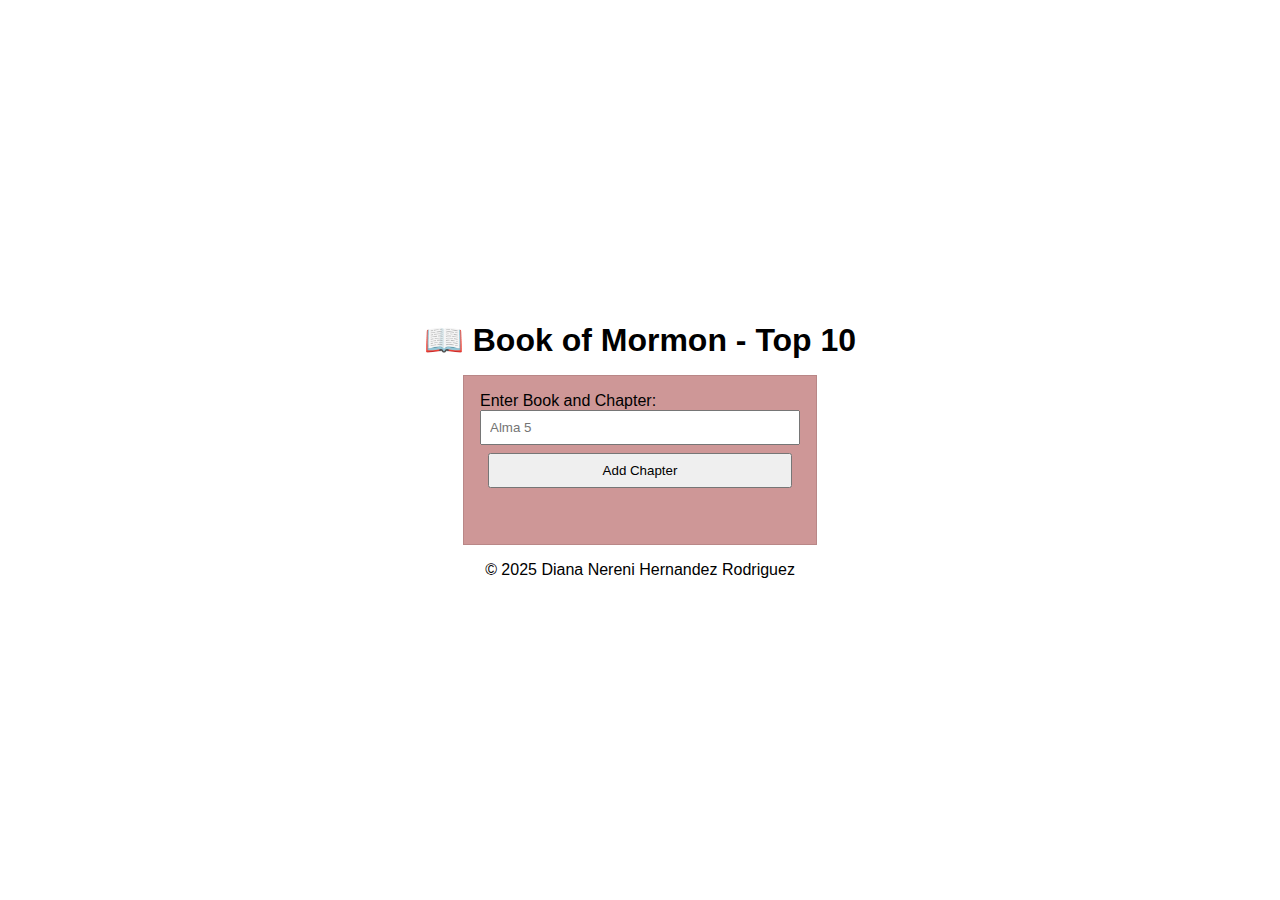
<file: week02/bom.html>
<!DOCTYPE html>
<html>
    <head>
        <meta charset="UTF-8">
        <meta name="viewport" content="width=device-width, initial-scale=1.0">
        <title>WDD 131 - Document Object Model</title>
        <meta name="description" content="An example of using media queries in CSS to create responsive designs.">
        <meta name="author" content="Diana Nereni Hernandez Rodriguez">
    <!-- FONTS -->
        <link rel="preconnect" href="https://fonts.googleapis.com">
        <link rel="preconnect" href="https://fonts.gstatic.com" crossorigin>
        <link href="https://fonts.googleapis.com/css2?family=Roboto:wght@400;700&display=swap" rel="stylesheet">
    <!-- CSS -->
        <link rel="stylesheet" href="styles/bom.css">
    <!-- JS -->
        <script defer src="scripts/bom.js"></script>
    </head>
    <body>
        <h1>📖 Book of Mormon - Top 10</h1>
        <main>
            <label for="favchap">Enter Book and Chapter: </label>
            <input type="text" id="favchap" placeholder="Alma 5">
            <button type="submit">Add Chapter</button>
            <ul id="list"></ul>
        </main>
    </body>
    <footer>
        <p>&copy; 2025 Diana Nereni Hernandez Rodriguez</p>
    </footer>
</html>
</file>
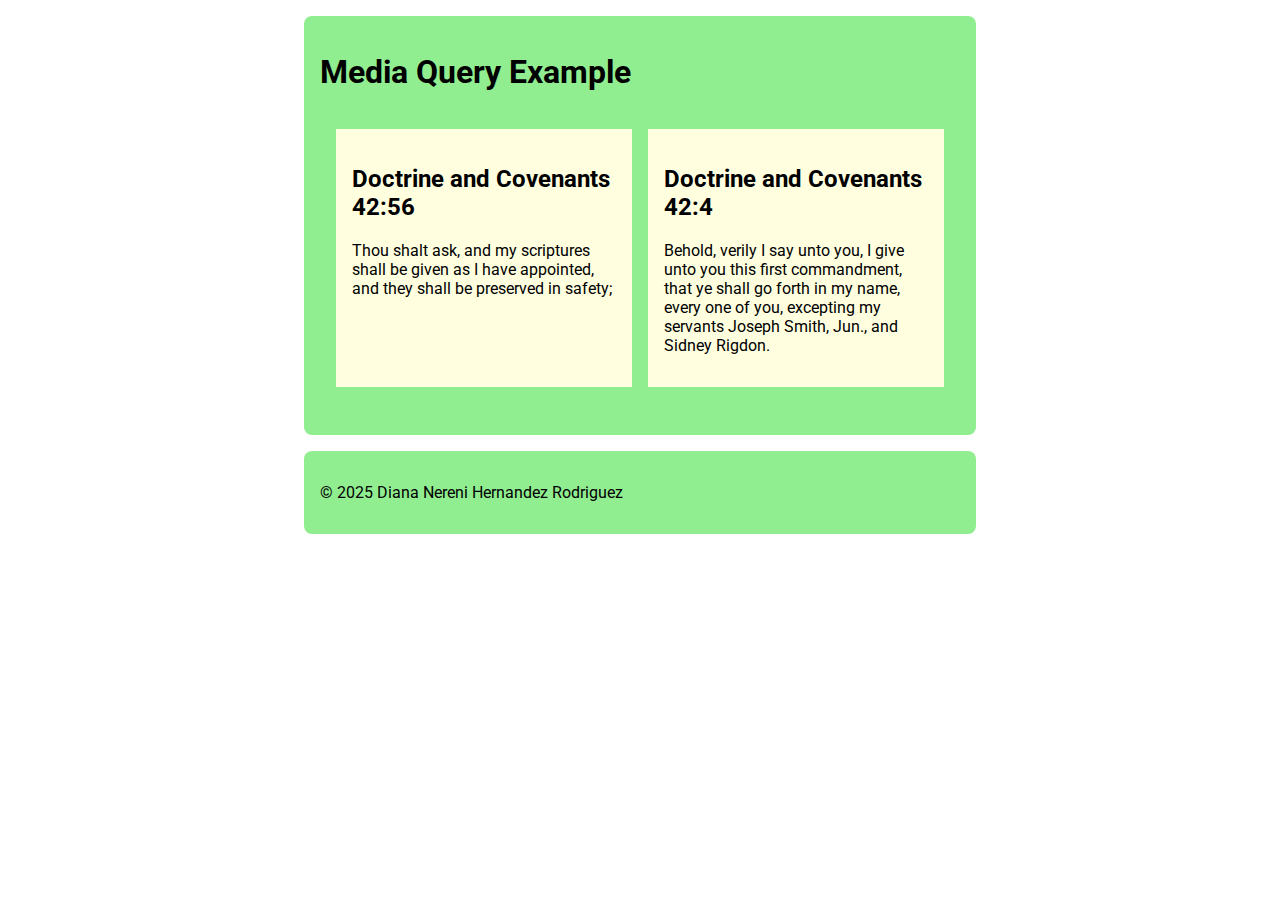
<file: week02/media-query.html>
<!DOCTYPE html>
<html>
    <head>
        <meta charset="UTF-8">
        <meta name="viewport" content="width=device-width, initial-scale=1.0">
        <title>WDD 131 - Media Query Example</title>
        <meta name="description" content="An example of using media queries in CSS to create responsive designs.">
        <meta name="author" content="Diana Nereni Hernandez Rodriguez">
    <!-- FONTS -->
        <link rel="preconnect" href="https://fonts.googleapis.com">
        <link rel="preconnect" href="https://fonts.gstatic.com" crossorigin>
        <link href="https://fonts.googleapis.com/css2?family=Roboto:wght@400;700&display=swap" rel="stylesheet">
    <!-- CSS -->
        <link rel="stylesheet" href="styles/media-query.css">
        <link rel="icon" href="styles/media-query-large.css">
    </head>
    <body>
        <header>
            <h1>Media Query Example</h1>
            <main>
                <section>
                    <h2>Doctrine and Covenants 42:56 </h2><!--a scripture-->
                    <p>Thou shalt ask, and my scriptures shall be given as I have appointed, and they shall be preserved in safety;</p>
                </section>
                <section>
                    <h2>Doctrine and Covenants 42:4</h2>
                    <p>Behold, verily I say unto you, I give unto you this first commandment, that ye shall go forth in my name, every one of you, excepting my servants Joseph Smith, Jun., and Sidney Rigdon.</p>
                </section>
            </main>
        </header>
    </body>
    <footer>
        <p>&copy; 2025 Diana Nereni Hernandez Rodriguez</p>
    </footer>
</html>
</file>
<file: styles/base.css>
:root {
    --primary-color: #0c7063;
    --secondary-color: #0c4370;
    --accent-color: #f19345;
    --text-color1: #000000;
    --text-color2: #ffffff;
    --font-family: Arial, sans-serif;
    --box-shadow: 2px 2px 8px rgb(155, 154, 154);
}

/* GENERAL */
body {
    margin: 0;
    padding: 0;
    font-size: 16px;
    box-sizing: border-box;
    font-family: var(--font-family);
    background-color: #f9f9f9;
    color: var(--text-color1);
}

/* HEADER */
header {
    background-color: var(--secondary-color);
    color: var(--text-color2);
    text-align: center;
    padding: 20px;
}
header #course-title {
    font-size: 32px;
    font-weight: bold;
}
header nav {
    margin-top: 10px;
}
header nav ul {
    list-style: none;
    display: flex;
    flex-wrap: wrap;
    justify-content: center;
    padding: 0;
    margin: 0;
}
header nav li {
    margin: 0 5px;
}
header nav a {
    color: var(--text-color2);
    text-decoration: none;
    font-size: 18px;
    padding: 8px 20px;
    background-color: var(--primary-color);
    border-radius: 5px;
    transition: background-color 0.2s;
}
header nav a:hover {
    background-color: var(--accent-color);
    color: var(--text-color1);
}

/* FOOTER */
footer {
    background-color: var(--secondary-color);
    color: var(--text-color2);
    text-align: center;
    padding: 20px 10px;
    margin-top: 30px;
}
footer p {
    margin: 5px 0;
    font-size: 0.9rem;
}
footer a {
    color: var(--accent-color);
    text-decoration: none;
}
footer a:hover {
    text-decoration: underline;
}

/* MAIN */
img {
    max-width: 100%;
    height: 100px;
    display: block;
    margin: 2px auto;
}
.grid {
    align-items: center;
    display: grid;
    gap: 20px;
    min-width: 400px;
    grid-template-columns: 50fr 5fr;
}

/* TÍTULOS */
h2 {
    width: 450px;
    color: var(--text-color2);
    background-color: var(--secondary-color);
    margin: 10px 10px;
    font-size: 22px;
    text-align: center;
    border-radius: 10px;
}

/* ASIDE */
aside.box {
    display: grid;
    grid-template-columns: 3fr 1fr;
    gap: 1px;
    justify-items: center;
}
aside.box .card {
    border-radius: 10px;
    max-width: 650px;
    box-shadow: var(--box-shadow);
    display: flex;
    flex-direction: column;
    align-items: center;
}
aside.box .card img {
    margin: 10px auto;
    border-radius: 8px;
}
aside.box .card p {
    text-align: justify;
    margin-top: 10px;
    line-height: 1.5;
}

/* CONTENEDOR ABOUT ME MEXICO */
div.aboutme, div.mexico {
    padding: 10px;
    display: flex;
    gap: 20px;
    align-items: center;
}
</file>
<file: styles/styles.css>
/* Color schema */
:root {
  --primary-color: #2a9d8f;
  --secondary-color: #264653;
  --accent-color: #e9c46a;
  --bg-color: #f4f4f4;
  --text-color: #333333;
  --input-bg: #ffffff;
  --border-color: #cccccc;
}

/* Typography */
body {
  font-family: 'Inter', sans-serif;
  background-color: var(--bg-color);
  color: var(--text-color);
  margin: 0;
  padding: 0 1rem;
}

h1, legend {
  font-family: 'Montserrat', sans-serif;
  color: var(--primary-color);
}

header, main, footer {
  max-width: 800px;
  margin: 0 auto;
  padding: 1rem;
}

form {
  background-color: var(--input-bg);
  padding: 2rem;
  border-radius: 10px;
  box-shadow: 0 2px 6px rgba(0,0,0,0.1);
  display: flex;
  flex-direction: column;
  gap: 1.5rem;
}

label {
  font-weight: 600;
  margin-bottom: 0.5rem;
  display: block;
}

input[type=text], input[type=date], select, textarea {
  width: 100%;
  padding: 0.6rem;
  border-radius: 6px;
  border: 1px solid var(--border-color);
  background-color: var(--input-bg);
  font-size: 1rem;
}

fieldset {
  border: 1px solid var(--border-color);
  border-radius: 8px;
  padding: 1rem;
  display: flex;
  flex-direction: column;
  gap: 0.5rem;
}

legend {
  padding: 0 0.5rem;
}

input[type=radio], input[type=checkbox] {
  margin-right: 0.5rem;
}

input[type=submit] {
  background-color: var(--primary-color);
  color: #fff;
  padding: 0.8rem 1.2rem;
  border: none;
  border-radius: 6px;
  cursor: pointer;
  font-size: 1rem;
  font-weight: 600;
  transition: background-color 0.3s ease;
}

input[type=submit]:hover {
  background-color: var(--secondary-color);
}

footer {
  text-align: center;
  font-size: 0.9rem;
  color: var(--secondary-color);
  margin-top: 2rem;
}

@media (max-width: 600px) {
  form {
    padding: 1rem;
  }
}
</file>
<file: styles/place.css>
:root {
  --primary: #006847;   /* Green (Mexico flag) */
  --secondary: #ce1126; /* Red (Mexico flag) */
  --neutral: #f4f4f4;   /* Light background */
  --dark: #333;         /* Dark gray for text/header */
  --accent: #ffffff;    /* White */
  --spacing: 1rem;
  --font-body: 'Arial', sans-serif;
  --font-heading: 'Georgia', serif;
}

/* Reset */
* {
  margin: 0;
  padding: 0;
  box-sizing: border-box;
}

body {
  font-family: var(--font-body);
  line-height: 1.6;
  background-color: var(--neutral);
  color: var(--dark);
}

/*Header & Navigation*/
header {
  background: var(--primary);
  color: var(--accent);
  padding: var(--spacing);
  text-align: center;
}

header h1 {
  font-family: var(--font-heading);
  margin-bottom: var(--spacing);
}

nav ul {
  list-style: none;
  display: flex;
  justify-content: center;
  gap: var(--spacing);
}

nav a {
  color: var(--accent);
  text-decoration: none;
  font-weight: bold;
}

nav a:hover {
  text-decoration: underline;
}

/*Hero Section*/
.hero img {
  width: 100%;
  height: auto;
  display: block;
  border-bottom: 5px solid var(--secondary);
}

/*Weather Section*/
.weather {
  padding: 2rem;
  text-align: center;
  background: var(--accent);
  margin: var(--spacing) auto;
  max-width: 600px;
  border-left: 5px solid var(--primary);
  border-right: 5px solid var(--secondary);
  border-radius: 8px;
}

.weather h2 {
  font-family: var(--font-heading);
  position: relative;
  display: inline-block;
  padding-bottom: 0.5rem;
}

/* Pseudo-element for desktop weather icon */
@media (min-width: 601px) {
  .weather h2::after {
    content: " ⛅"; /* Example static condition */
    font-size: 1.5rem;
    margin-left: 0.5rem;
  }
}

/* Mobile: SVG weather icon */
.weather .mobile-icon {
  width: 32px;
  height: 32px;
  display: inline-block;
  margin-top: 0.5rem;
}

/* Hide SVG in desktop */
@media (min-width: 601px) {
  .weather .mobile-icon {
    display: none;
  }
}

/*Content Section*/
.content {
  padding: 2rem;
  max-width: 800px;
  margin: auto;
  background: var(--accent);
  border-radius: 8px;
  box-shadow: 0 2px 6px rgba(0,0,0,0.1);
  margin-bottom: 2rem;
}

.content h2 {
  color: var(--primary);
  margin-bottom: var(--spacing);
}

/*Footer*/
footer {
  background: var(--dark);
  color: var(--accent);
  text-align: center;
  padding: var(--spacing);
}

/*Media Queries*/
/* Small screen nav stacks */
@media (max-width: 600px) {
  nav ul {
    flex-direction: column;
    gap: 0.5rem;
  }
}
</file>
<file: project/styles/styles.css>
/* styles.css - layout and component styles (mobile-first) */

/* Branding */
.brand{display:flex; gap:0.5rem; align-items:center; text-decoration:none}
.brand-title{font-family: Montserrat, sans-serif; margin:0; font-size:1.25rem; color:var(--green)}
.brand-sub{font-size:0.85rem; margin:0; color:var(--muted)}

/* Header */
.site-header{background:transparent; padding:0.75rem 0; position:sticky; top:0; z-index:50}
.site-nav ul{list-style:none; display:flex; gap:0.5rem; padding:0; margin:0}
.site-nav a{padding:0.4rem 0.6rem; border-radius:8px}
.site-nav a.active{background:rgba(47,133,90,0.08); color:var(--green)}

/* Nav toggle (mobile) */
.nav-toggle{background:transparent; border:1px solid #ccc; padding:0.25rem 0.5rem; border-radius:8px; display:inline-block}

/* Hero */
.hero{padding:1.25rem 0}
.hero-grid{display:grid; grid-template-columns:1fr; gap:1rem; align-items:center}
.hero-text h2{font-family: Montserrat, sans-serif; margin:0 0 0.5rem 0; font-size:1.5rem}
.hero-text p{margin:0 0 0.75rem 0}
.hero-image img{width:100%; border-radius:10px; display:block; object-fit:cover}

/* Cards */
.cards{display:grid; grid-template-columns:1fr; gap:1rem; margin-top:1rem}
.card h3{font-family: Montserrat, sans-serif; margin-top:0}

/* Newsletter */
.newsletter{margin:1.25rem 0; display:block}

/* Resources filters */
.filters{display:flex; gap:0.5rem; flex-wrap:wrap; margin-bottom:1rem}

/* Event card */
.event{display:flex; gap:1rem; background:var(--card); padding:1rem; border-radius:10px; align-items:center; box-shadow:0 4px 10px rgba(0,0,0,0.04)}
.event img{width:160px; height:100px; object-fit:cover; border-radius:8px}

/* Responsive larger screens */
@media(min-width:720px){
  .hero-grid{grid-template-columns:1fr 1fr}
  .cards{grid-template-columns:repeat(3,1fr)}
}

@media(min-width:1024px){
  .header-grid{align-items:center}
  .nav-toggle{display:none}
  .site-nav ul{gap:0.7rem}
}
</file>
<file: project/css/styles.css>
/* Color schema */
:root {
  --primary-color: #2a9d8f;
  --secondary-color: #264653;
  --accent-color: #e9c46a;
  --bg-color: #f4f4f4;
  --text-color: #333333;
  --input-bg: #ffffff;
  --border-color: #cccccc;
}

/* Typography */
body {
  font-family: 'Inter', sans-serif;
  background-color: var(--bg-color);
  color: var(--text-color);
  margin: 0;
  padding: 0 1rem;
}

h1, legend {
  font-family: 'Montserrat', sans-serif;
  color: var(--primary-color);
}

header, main, footer {
  max-width: 800px;
  margin: 0 auto;
  padding: 1rem;
}

form {
  background-color: var(--input-bg);
  padding: 2rem;
  border-radius: 10px;
  box-shadow: 0 2px 6px rgba(0,0,0,0.1);
  display: flex;
  flex-direction: column;
  gap: 1.5rem;
}

label {
  font-weight: 600;
  margin-bottom: 0.5rem;
  display: block;
}

input[type=text], input[type=date], select, textarea {
  width: 100%;
  padding: 0.6rem;
  border-radius: 6px;
  border: 1px solid var(--border-color);
  background-color: var(--input-bg);
  font-size: 1rem;
}

fieldset {
  border: 1px solid var(--border-color);
  border-radius: 8px;
  padding: 1rem;
  display: flex;
  flex-direction: column;
  gap: 0.5rem;
}

legend {
  padding: 0 0.5rem;
}

input[type=radio], input[type=checkbox] {
  margin-right: 0.5rem;
}

input[type=submit] {
  background-color: var(--primary-color);
  color: #fff;
  padding: 0.8rem 1.2rem;
  border: none;
  border-radius: 6px;
  cursor: pointer;
  font-size: 1rem;
  font-weight: 600;
  transition: background-color 0.3s ease;
}

input[type=submit]:hover {
  background-color: var(--secondary-color);
}

footer {
  text-align: center;
  font-size: 0.9rem;
  color: var(--secondary-color);
  margin-top: 2rem;
}

@media (max-width: 600px) {
  form {
    padding: 1rem;
  }
}
</file>
<file: week02/styles/bom.css>
* {
	margin: 0;
	padding: 0;
}

body {
	height: 100vh;
	display: flex;
	flex-direction: column;
	align-items: center;
	justify-content: center;
	font-family: Acme, Arial, sans-serif;
}

h1 {
	font-size: 1.5rem;
}

main {
	margin: 1rem auto;
	border: 1px solid rgb(0 0 0 / 0.1);
	padding: 1rem;
	background-color: #ce9797;
	display: flex;
	flex-direction: column;
}

input,
button {
	padding: 0.5rem;
}

button {
	margin: 0.5rem;
}

.delete {
	width: fit-content;
}

.input {
	display: flex;
	gap: 1rem;
}

.list {
	padding: 0.5rem;
}

ul {
	margin: 1rem;
	list-style: none;
}

li {
	display: flex;
	align-items: center;
	justify-content: space-between;
}

@media only screen and (min-width: 32.5em) {
	h1 {
		font-size: 2rem;
	}

	main {
		width: 320px;
	}
}
</file>
<file: week02/styles/media-query.css>
body {
    font-family: 'Roboto', sans-serif;
}

header, main, footer {
    max-width: 640px;
    margin: 1rem auto;
    padding: 1rem;
    border: 1px solid rgba(0, 0, 0, 0.2); 
    background-color: #cce5ff;
    border-radius: 8px;
}

header, main, footer {
    max-width: 640px;
    margin: 1rem auto;
    padding: 1rem;
    border: 5px solid darkgreen;
    background-color: lightgreen;
    border: 8px;
}
main{
    display: grid;
    grid-template-columns: repeat(auto-fill, minmax(200px, 1fr));
    grid-gap: 1rem;
}
section{
    padding: 1rem;
    background-color: lightyellow;
}
</file>
<file: week02/styles/media-query-large.css>
body {
    font-family: 'Roboto', sans-serif;
}

header, main, footer {
    max-width: 640px;
    margin: 1rem auto;
    padding: 1rem;
    border: 1px solid rgba(0, 0, 0, 0.2);
    background-color: #cce5ff; 
    border-radius: 8px;
}

main {
    display: grid;
    grid-template-columns: 1fr; 
    gap: 1rem; 
}

section {
    padding: 1rem;
    background-color: #ffffff; 
    border-radius: 6px;
}

@media screen and (min-width: 500px) {
    header {
        background-color: #000000; 
        color: #ffffff; 
    }
    main {
        grid-template-columns: 1fr 1fr; 
    }
}
</file>
<file: project/styles/bases.css>
/* base.css - reset mínimo y utilidades */
:root{
  --green: #2F855A;
  --accent: #ECC94B;
  --bg: #F5FFF7;
  --text: #333333;
  --card: #ffffff;
  --muted: #6b6b6b;
  --radius: 10px;
  --container: 1100px;
}

*{box-sizing:border-box}
html,body{height:100%}
body{
  margin:0;
  font-family: Inter, system-ui, -apple-system, "Segoe UI", Roboto, "Helvetica Neue", Arial;
  background:var(--bg);
  color:var(--text);
  -webkit-font-smoothing:antialiased;
  -moz-osx-font-smoothing:grayscale;
  line-height:1.5;
  font-size:16px;
}

.container{max-width:var(--container); margin:0 auto; padding:1rem;}

a{color:var(--green); text-decoration:none}
a:focus{outline:3px solid rgba(47,133,90,0.2); outline-offset:2px}

.sr-only{position:absolute; left:-10000px; top:auto; width:1px; height:1px; overflow:hidden}
.muted{color:var(--muted); font-size:0.95rem}

/* Buttons */
.btn{
  display:inline-block;
  padding:0.5rem 0.9rem;
  border-radius:8px;
  border:1px solid transparent;
  background:transparent;
  cursor:pointer;
  font-weight:500;
}
.btn.primary{background:var(--green); color:white; border-color:var(--green)}
.btn.outline{border-color:var(--green); background:transparent; color:var(--green)}
.btn:focus{box-shadow:0 0 0 4px rgba(47,133,90,0.12)}

/* Grid */
.header-grid, .hero-grid, .footer-grid{display:flex; align-items:center; gap:1rem; justify-content:space-between}
.grid{display:grid; grid-template-columns:repeat(auto-fit,minmax(220px,1fr)); gap:1rem}

/* Card */
.card{background:var(--card); padding:1rem; border-radius:var(--radius); box-shadow:0 4px 14px rgba(0,0,0,0.06)}

/* Form */
input, select, textarea{width:100%; padding:0.5rem; border:1px solid #ddd; border-radius:6px; font:inherit}
label{display:block; margin-top:0.75rem; margin-bottom:0.25rem}
.form-grid{display:grid; gap:0.5rem}
.form-inline{display:flex; gap:0.5rem; align-items:center}
.form-actions{display:flex; gap:0.5rem; margin-top:0.8rem}

/* Footer small */
.site-footer{background:transparent; padding:1.5rem 0}
.footer-grid{display:flex; gap:1rem; justify-content:space-between; align-items:center; flex-wrap:wrap}

/* Accessible focus */
:focus{outline-offset:3px}
</file>
